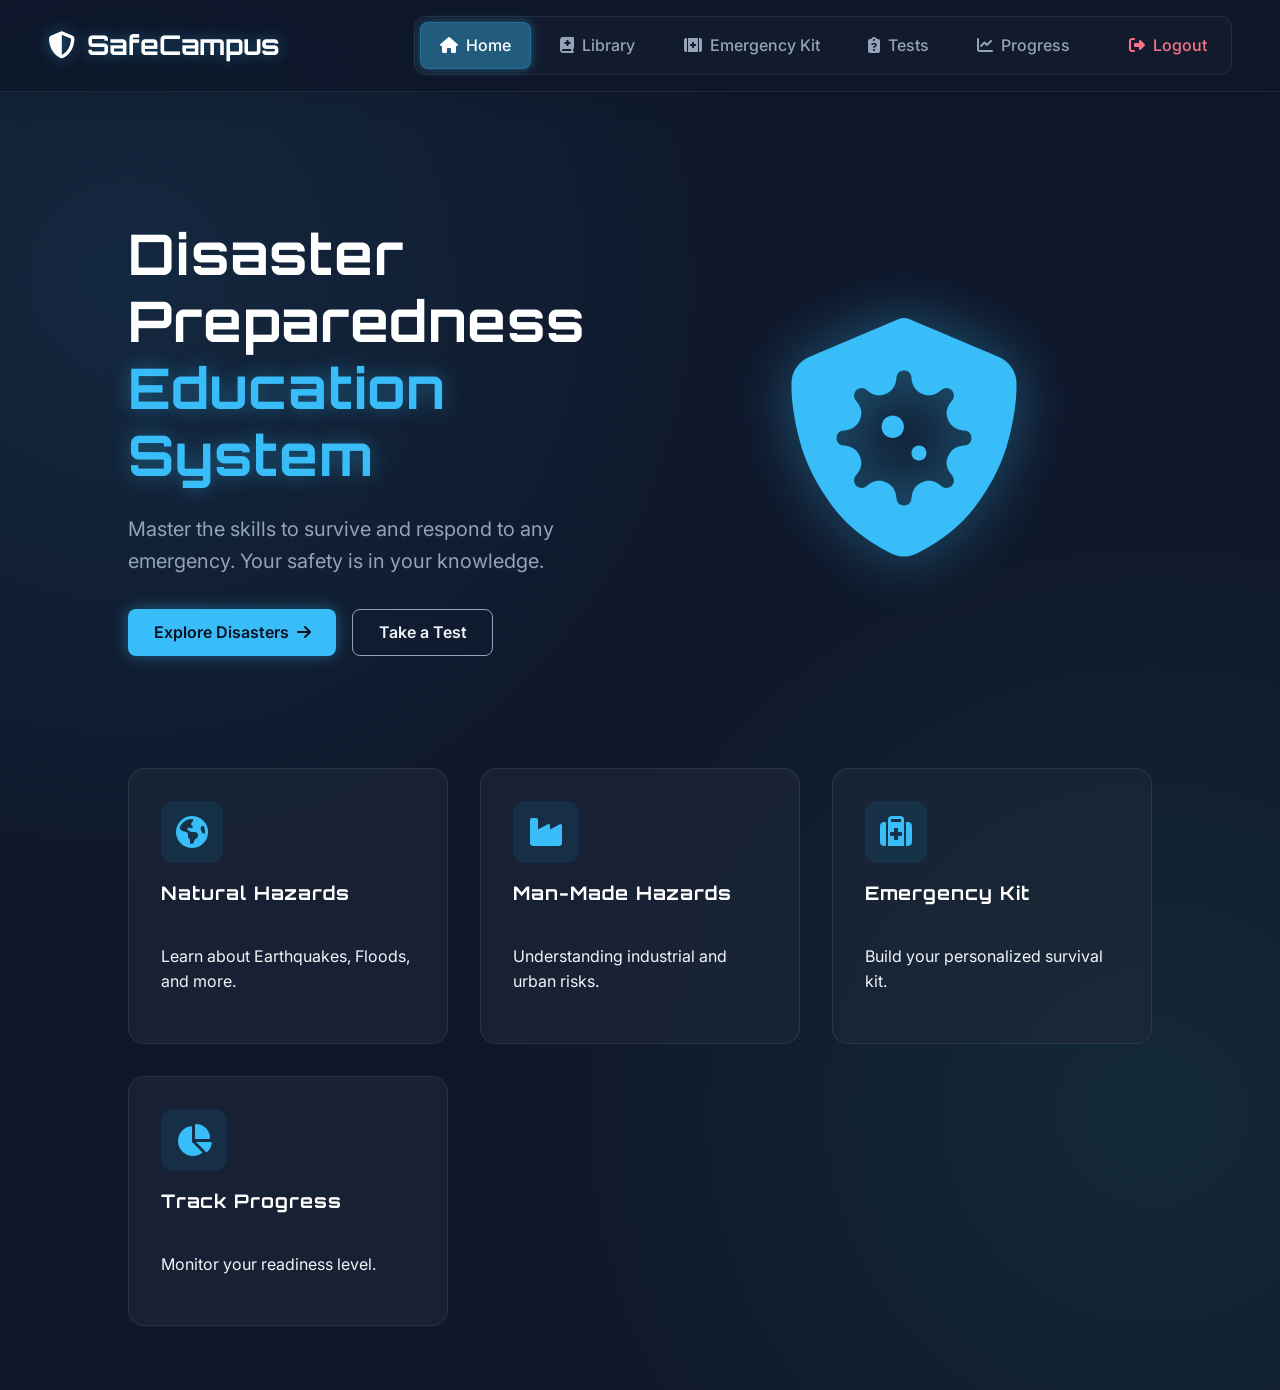
<file: index.html>
<!DOCTYPE html>
<html lang="en">

<head>
  <meta charset="UTF-8">
  <meta name="viewport" content="width=device-width, initial-scale=1.0">
  <title>SafeCampus | Disaster Preparedness & Response</title>

  <!-- Google Fonts: Orbitron for headers, Inter for body -->
  <link rel="preconnect" href="https://fonts.googleapis.com">
  <link rel="preconnect" href="https://fonts.gstatic.com" crossorigin>
  <link
    href="https://fonts.googleapis.com/css2?family=Inter:wght@300;400;600&family=Orbitron:wght@400;700;900&display=swap"
    rel="stylesheet">

  <!-- FontAwesome for Icons -->
  <link rel="stylesheet" href="https://cdnjs.cloudflare.com/ajax/libs/font-awesome/6.4.0/css/all.min.css">

  <link rel="stylesheet" href="style.css">
</head>

<body>

  <header class="navbar">
    <div class="logo" onclick="showSection('home')">
      <i class="fa-solid fa-shield-halved"></i> SafeCampus
    </div>
    <nav id="nav-menu" role="navigation" aria-label="Main navigation">
      <a onclick="showSection('home')" class="nav-link active" role="button" tabindex="0" aria-label="Go to home"><i
          class="fa-solid fa-house"></i> Home</a>
      <a onclick="showSection('library')" class="nav-link" role="button" tabindex="0" aria-label="Go to library"><i
          class="fa-solid fa-book-medical"></i> Library</a>
      <a onclick="showSection('kit')" class="nav-link" role="button" tabindex="0" aria-label="Go to emergency kit"><i
          class="fa-solid fa-kit-medical"></i> Emergency Kit</a>
      <a onclick="showSection('quiz')" class="nav-link" role="button" tabindex="0" aria-label="Go to tests"><i
          class="fa-solid fa-clipboard-question"></i> Tests</a>
      <a onclick="showSection('progress')" class="nav-link" role="button" tabindex="0" aria-label="Go to progress"><i
          class="fa-solid fa-chart-line"></i> Progress</a>
      <a onclick="logout()" class="nav-link logout" role="button" tabindex="0" aria-label="Logout"><i
          class="fa-solid fa-right-from-bracket"></i> Logout</a>
    </nav>
    <div class="mobile-toggle" onclick="toggleMobileMenu()">
      <i class="fa-solid fa-bars"></i>
    </div>
  </header>

  <main>
    <!-- HOME SECTION -->
    <section id="home" class="section active fade-in">
      <div class="hero">
        <div class="hero-content">
          <h1>Disaster Preparedness <br><span class="highlight">Education System</span></h1>
          <p>Master the skills to survive and respond to any emergency. Your safety is in your knowledge.</p>
          <div class="btn-group">
            <button class="btn primary" onclick="showSection('library')">Explore Disasters <i
                class="fa-solid fa-arrow-right"></i></button>
            <button class="btn secondary" onclick="showSection('quiz')">Take a Test</button>
          </div>
        </div>
        <div class="hero-visual">
          <i class="fa-solid fa-shield-virus hero-icon"></i>
        </div>
      </div>

      <div class="features-grid">
        <div class="feature-card" onclick="showLibraryByCategory('natural')">
          <i class="fa-solid fa-earth-americas"></i>
          <h3>Natural Hazards</h3>
          <p>Learn about Earthquakes, Floods, and more.</p>
        </div>
        <div class="feature-card" onclick="showLibraryByCategory('manmade')">
          <i class="fa-solid fa-industry"></i>
          <h3>Man-Made Hazards</h3>
          <p>Understanding industrial and urban risks.</p>
        </div>
        <div class="feature-card" onclick="showSection('kit')">
          <i class="fa-solid fa-suitcase-medical"></i>
          <h3>Emergency Kit</h3>
          <p>Build your personalized survival kit.</p>
        </div>
        <div class="feature-card" onclick="showSection('progress')">
          <i class="fa-solid fa-chart-pie"></i>
          <h3>Track Progress</h3>
          <p>Monitor your readiness level.</p>
        </div>
      </div>
    </section>

    <!-- LIBRARY SECTION -->
    <section id="library" class="section fade-in">
      <div class="section-header">
        <h2><i class="fa-solid fa-book-journal-whills"></i> Disaster Library</h2>
        <p>Select a hazard to learn more about its causes, impacts, and safety measures.</p>
      </div>

      <div class="filter-buttons" role="group" aria-label="Filter disasters by category">
        <button class="filter-btn active" onclick="filterByCategory('all')" aria-pressed="true">
          <i class="fa-solid fa-globe"></i> All Disasters
        </button>
        <button class="filter-btn" onclick="filterByCategory('natural')" aria-pressed="false">
          <i class="fa-solid fa-earth-americas"></i> Natural
        </button>
        <button class="filter-btn" onclick="filterByCategory('manmade')" aria-pressed="false">
          <i class="fa-solid fa-industry"></i> Man-Made
        </button>
      </div>

      <div class="search-bar">
        <i class="fa-solid fa-search"></i>
        <input type="text" id="disasterSearch" placeholder="Search disasters..." onkeyup="debouncedFilter()"
          aria-label="Search disasters">
      </div>

      <div class="cards-grid" id="disasterGrid">
        <!-- Disasters will be populated by JS -->
      </div>
    </section>

    <!-- DISASTER DETAIL VIEW (Overlays the library or separate section) -->
    <section id="hazardPage" class="section fade-in">
      <button class="back-btn" onclick="goBack()"><i class="fa-solid fa-arrow-left"></i> Back to Library</button>
      <div id="hazardDetails" class="detail-container">
        <!-- Content injected by JS -->
      </div>
    </section>

    <!-- EMERGENCY KIT SECTION -->
    <section id="kit" class="section fade-in">
      <div class="section-header">
        <h2><i class="fa-solid fa-box-open"></i> Emergency Survival Kit</h2>
        <p>Check off items as you pack them. Your goal is 100% readiness.</p>
      </div>

      <div class="kit-container">
        <div class="kit-sidebar">
          <button class="category-btn active" onclick="loadKitCategory('water', this)"><i
              class="fa-solid fa-glass-water"></i> Water</button>
          <button class="category-btn" onclick="loadKitCategory('food', this)"><i class="fa-solid fa-bread-slice"></i>
            Food</button>
          <button class="category-btn" onclick="loadKitCategory('medical', this)"><i
              class="fa-solid fa-briefcase-medical"></i> Medical</button>
          <button class="category-btn" onclick="loadKitCategory('communication', this)"><i
              class="fa-solid fa-tower-broadcast"></i> Comm</button>
          <button class="category-btn" onclick="loadKitCategory('tools', this)"><i
              class="fa-solid fa-screwdriver-wrench"></i> Tools</button>
          <button class="category-btn" onclick="loadKitCategory('clothing', this)"><i class="fa-solid fa-shirt"></i>
            Clothing</button>
          <button class="category-btn" onclick="loadKitCategory('shelter', this)"><i class="fa-solid fa-campground"></i>
            Shelter</button>
          <button class="category-btn" onclick="loadKitCategory('sanitation', this)"><i
              class="fa-solid fa-pump-soap"></i> Hygiene</button>
          <button class="category-btn" onclick="loadKitCategory('documents', this)"><i
              class="fa-solid fa-file-contract"></i> Docs</button>
          <button class="category-btn" onclick="loadKitCategory('financial', this)"><i
              class="fa-solid fa-money-bill-wave"></i> Money</button>
        </div>
        <div class="kit-main">
          <div class="kit-progress">
            <span>Preparedness: <strong id="kitPercent">0%</strong></span>
            <div class="progress-bar-bg">
              <div id="kitBar" class="progress-bar-fill"></div>
            </div>
          </div>
          <div id="kitItemsBox" class="kit-items-grid"></div>
        </div>
      </div>
    </section>

    <!-- QUIZ SECTION -->
    <section id="quiz" class="section fade-in">
      <div class="section-header">
        <h2><i class="fa-solid fa-brain"></i> Knowledge Tests</h2>
        <p>Test your readiness. Select a category to begin.</p>
      </div>

      <div class="cards-grid">
        <div class="card quiz-card">
          <div class="icon"><i class="fa-solid fa-volcano"></i></div>
          <h3>Natural Disasters</h3>
          <button class="btn small" onclick="startQuiz('natural')">Start Test</button>
        </div>
        <div class="card quiz-card">
          <div class="icon"><i class="fa-solid fa-biohazard"></i></div>
          <h3>Biological Hazards</h3>
          <button class="btn small" onclick="startQuiz('biological')">Start Test</button>
        </div>
        <div class="card quiz-card">
          <div class="icon"><i class="fa-solid fa-industry"></i></div>
          <h3>Industrial Safety</h3>
          <button class="btn small" onclick="startQuiz('industrial')">Start Test</button>
        </div>
        <div class="card quiz-card">
          <div class="icon"><i class="fa-solid fa-tree"></i></div>
          <h3>Environmental</h3>
          <button class="btn small" onclick="startQuiz('environmental')">Start Test</button>
        </div>
        <div class="card quiz-card">
          <div class="icon"><i class="fa-solid fa-users-rays"></i></div>
          <h3>Social Awareness</h3>
          <button class="btn small" onclick="startQuiz('social')">Start Test</button>
        </div>
      </div>

      <!-- Quiz Modal / Overlay -->
      <div id="quizOverlay" class="overlay hidden">
        <div class="quiz-container">
          <div class="quiz-header">
            <h3 id="quizTitle">Quiz</h3>
            <button onclick="closeQuiz()" class="close-btn"><i class="fa-solid fa-xmark"></i></button>
          </div>
          <div id="quizBox" class="quiz-body">
            <!-- Questions injected here -->
          </div>
        </div>
      </div>
    </section>

    <!-- PROGRESS SECTION -->
    <section id="progress" class="section fade-in">
      <div class="section-header">
        <h2><i class="fa-solid fa-ranking-star"></i> Safety Command Center</h2>
      </div>

      <div class="dashboard-grid">
        <div class="stat-card main-stat">
          <h3>Overall Readiness</h3>
          <div class="readiness-bubble-container">
            <div class="bubble-wrapper">
              <div class="bubble-outer">
                <div class="bubble-liquid" id="bubbleLiquid">
                  <div class="bubble-wave"></div>
                  <div class="bubble-wave wave2"></div>
                </div>
                <div class="bubble-glass"></div>
                <div class="bubble-percentage" id="bubblePercentage">0%</div>
              </div>
              <div class="bubble-glow" id="bubbleGlow"></div>
            </div>
          </div>
          <p id="readinessLevel">Novice Protector</p>
        </div>

        <div class="stats-column">
          <div class="stat-card hover-card clickable-card" id="libraryCard" onclick="toggleLearnedDisasters()">
            <h4><i class="fa-solid fa-book"></i> Library Mastery</h4>
            <div class="progress-bar-bg small">
              <div id="libraryBar" class="progress-bar-fill"></div>
            </div>
            <small><span id="learnedCount">0</span> / 20 Learned</small>
            <div class="card-hint">Click to view learned disasters</div>
          </div>

          <div class="stat-card hover-card clickable-card" id="quizCard" onclick="toggleQuizHistory()">
            <h4><i class="fa-solid fa-star"></i> Quiz Performance</h4>
            <div class="progress-bar-bg small">
              <div id="quizBar" class="progress-bar-fill purple"></div>
            </div>
            <small><span id="quizCount">0</span> Tests Taken</small>
            <div class="card-hint">Click to view history</div>
          </div>

          <div class="stat-card hover-card clickable-card" id="kitStatCard" onclick="toggleKitItems()">
            <h4><i class="fa-solid fa-suitcase"></i> Kit Preparedness</h4>
            <div class="progress-bar-bg small">
              <div id="kitBarStat" class="progress-bar-fill green"></div>
            </div>
            <small><span id="kitPercentLabel">0%</span> Items</small>
            <div class="card-hint">Click to view items</div>
          </div>
        </div>
      </div>

      <!-- Learned Disasters Section -->
      <div class="progress-section">
        <h3><i class="fa-solid fa-graduation-cap"></i> Learned Disasters</h3>
        <div id="learnedDisastersContainer" class="learned-disasters-container">
          <p class="empty-state">No disasters learned yet. Explore the library!</p>
        </div>
      </div>

      <!-- Quiz History Section -->
      <div class="progress-section">
        <h3><i class="fa-solid fa-history"></i> Quiz History</h3>
        <div id="quizHistoryContainer" class="history-container">
          <p class="empty-state">No quizzes taken yet. Start learning!</p>
        </div>
      </div>

      <!-- Packed Kit Items Section -->
      <div class="progress-section">
        <h3><i class="fa-solid fa-box-check"></i> Packed Kit Items</h3>
        <div id="packedItemsContainer" class="packed-items-container">
          <p class="empty-state">No items packed yet. Build your emergency kit!</p>
        </div>
      </div>
    </section>
  </main>

  <script src="script.js"></script>
</body>

</html>
</file>
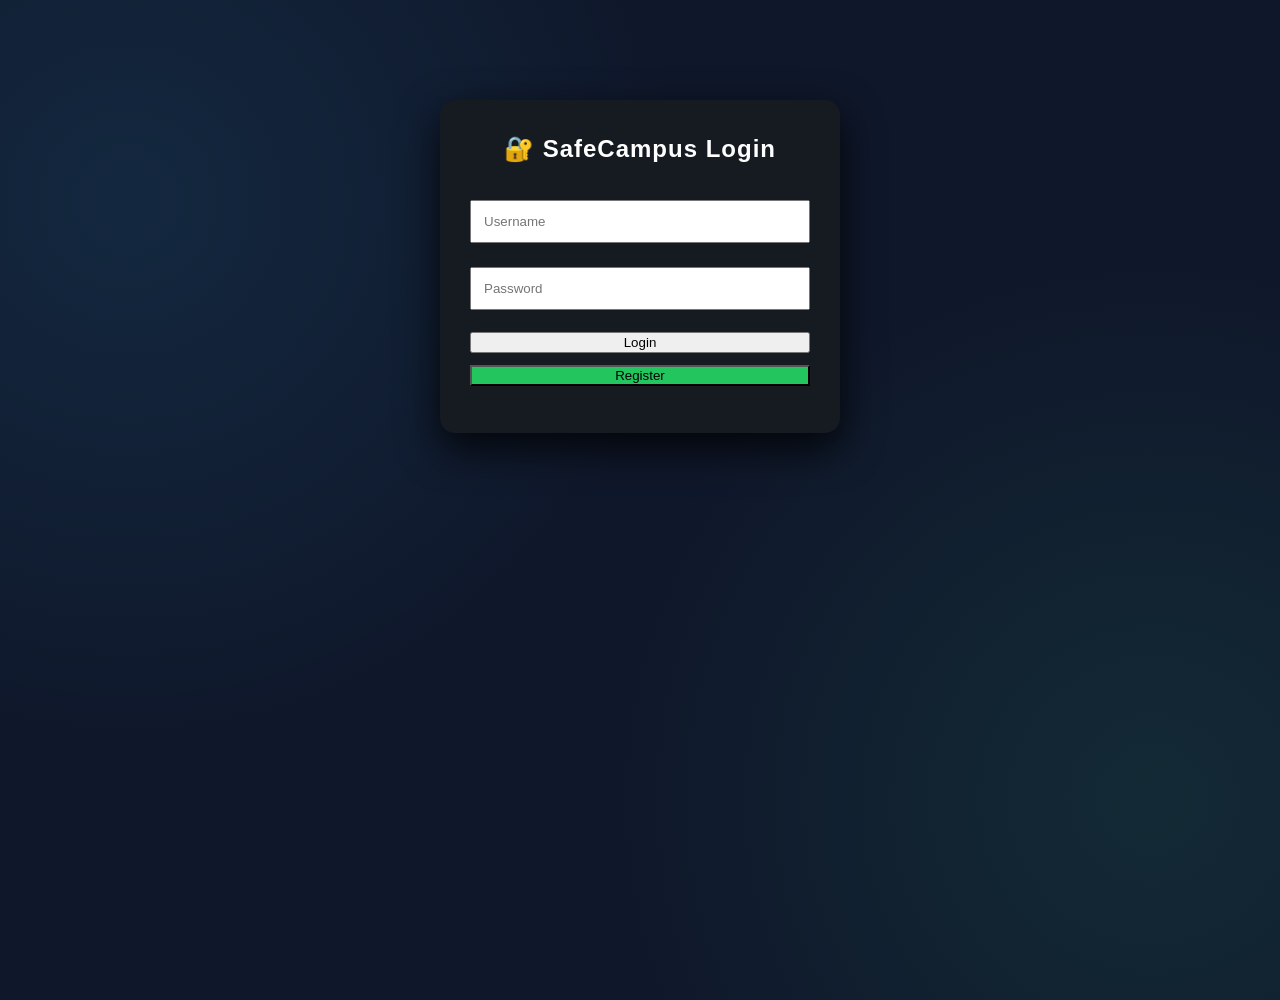
<file: login.html>
<!DOCTYPE html>
<html lang="en">
<head>
  <meta charset="UTF-8">
  <title>SafeCampus Login</title>
  <link rel="stylesheet" href="style.css">
</head>

<body>

  <div style="
    max-width:400px;
    margin:100px auto;
    background:#161b22;
    padding:30px;
    border-radius:15px;
    box-shadow:0 15px 40px rgba(0,0,0,0.8);
  ">

    <h2 style="text-align:center;color:white;">🔐 SafeCampus Login</h2>

    <input id="username" type="text" placeholder="Username"
      style="width:100%;padding:12px;margin:12px 0;">

    <input id="password" type="password" placeholder="Password"
      style="width:100%;padding:12px;margin:12px 0;">

    <button onclick="loginUser()" style="width:100%;margin-top:10px;">
      Login
    </button>

    <button onclick="registerUser()" style="width:100%;margin-top:10px;background:#22c55e;">
      Register
    </button>

    <p id="msg" style="text-align:center;margin-top:10px;color:#38bdf8;"></p>
  </div>

  <script src="login.js"></script>
</body>
</html>
</file>
<file: style.css>
/* =======================
   VARIABLES & THEME
======================= */
:root {
  --bg-color: #0F172A;
  --bg-secondary: #1E293B;
  --text-primary: #F1F5F9;
  --text-secondary: #94A3B8;
  --primary: #38BDF8;
  /* Electric Sky Blue */
  --primary-glow: rgba(56, 189, 248, 0.4);
  --secondary: #34D399;
  /* Emerald Green */
  --secondary-glow: rgba(52, 211, 153, 0.4);
  --accent: #FB7185;
  /* Rose */
  --accent-glow: rgba(251, 113, 133, 0.4);
  --glass-bg: rgba(30, 41, 59, 0.6);
  --glass-border: rgba(255, 255, 255, 0.08);
  --font-heading: 'Orbitron', sans-serif;
  --font-body: 'Inter', sans-serif;
  --transition: all 0.3s cubic-bezier(0.4, 0, 0.2, 1);
  --shadow-sm: 0 4px 6px -1px rgba(0, 0, 0, 0.1), 0 2px 4px -1px rgba(0, 0, 0, 0.06);
  --shadow-lg: 0 10px 15px -3px rgba(0, 0, 0, 0.1), 0 4px 6px -2px rgba(0, 0, 0, 0.05);
  --shadow-neon: 0 0 15px var(--primary-glow);
}

/* =======================
   RESET & BASE
======================= */
* {
  box-sizing: border-box;
}

body {
  margin: 0;
  font-family: var(--font-body);
  background-color: var(--bg-color);
  background-image:
    radial-gradient(circle at 10% 20%, rgba(56, 189, 248, 0.1) 0%, transparent 40%),
    radial-gradient(circle at 90% 80%, rgba(52, 211, 153, 0.1) 0%, transparent 40%);
  color: var(--text-primary);
  overflow-x: hidden;
  line-height: 1.6;
  min-height: 100vh;
}

h1,
h2,
h3,
h4,
h5,
h6 {
  font-family: var(--font-heading);
  color: #fff;
  margin-top: 0;
  letter-spacing: 1px;
}

button {
  cursor: pointer;
  font-family: var(--font-body);
}

.hidden {
  display: none !important;
}

/* =======================
   ANIMATIONS
======================= */
@keyframes fadeIn {
  from {
    opacity: 0;
    transform: translateY(20px);
  }

  to {
    opacity: 1;
    transform: translateY(0);
  }
}

.fade-in {
  animation: fadeIn 0.6s ease-out forwards;
}

@keyframes pulse-glow {
  0% {
    box-shadow: 0 0 5px var(--primary-glow);
  }

  50% {
    box-shadow: 0 0 20px var(--primary-glow);
  }

  100% {
    box-shadow: 0 0 5px var(--primary-glow);
  }
}

/* =======================
   NAVBAR
======================= */
/* =======================
   NAVBAR
======================= */
.navbar {
  position: sticky;
  top: 0;
  z-index: 1000;
  display: flex;
  justify-content: space-between;
  align-items: center;
  padding: 1rem 3rem;
  background: rgba(15, 23, 42, 0.85);
  backdrop-filter: blur(16px);
  -webkit-backdrop-filter: blur(16px);
  border-bottom: 1px solid var(--glass-border);
  box-shadow: 0 4px 30px rgba(0, 0, 0, 0.1);
}

.navbar .logo {
  font-family: var(--font-heading);
  font-size: 1.7rem;
  font-weight: 700;
  color: #fff;
  cursor: pointer;
  display: flex;
  align-items: center;
  gap: 12px;
  text-shadow: 0 0 15px var(--primary-glow);
  transition: transform 0.3s ease;
}

.navbar .logo:hover {
  transform: scale(1.02);
}

.navbar nav {
  display: flex;
  gap: 10px;
  background: rgba(30, 41, 59, 0.3);
  padding: 5px;
  border-radius: 12px;
  border: 1px solid var(--glass-border);
}

.nav-link {
  color: var(--text-secondary);
  text-decoration: none;
  font-weight: 500;
  padding: 0.6rem 1.2rem;
  border-radius: 8px;
  transition: var(--transition);
  cursor: pointer;
  display: flex;
  align-items: center;
  gap: 8px;
  position: relative;
  overflow: hidden;
}

.nav-link:hover {
  color: #fff;
  background: rgba(255, 255, 255, 0.05);
}

.nav-link.active {
  color: #fff;
  background: var(--primary-glow);
  box-shadow: 0 0 10px var(--primary-glow);
  border: 1px solid rgba(56, 189, 248, 0.2);
}

.nav-link.logout {
  color: var(--accent);
  margin-left: 10px;
}

.nav-link.logout:hover {
  background: rgba(251, 113, 133, 0.15);
  box-shadow: 0 0 10px var(--accent-glow);
}

/* Mobile Menu */
.mobile-toggle {
  display: none;
  font-size: 1.5rem;
  cursor: pointer;
}

@media (max-width: 768px) {
  .navbar nav {
    position: absolute;
    top: 100%;
    left: 0;
    width: 100%;
    background: var(--bg-secondary);
    flex-direction: column;
    padding: 1rem;
    display: none;
    border-bottom: 1px solid var(--glass-border);
  }

  .navbar nav.show {
    display: flex;
  }

  .mobile-toggle {
    display: block;
  }
}

/* =======================
   COMMON SECTION STYLES
======================= */
.section {
  display: none;
  padding: 4rem 10%;
  min-height: calc(100vh - 80px);
  position: relative;
}

.section.active {
  display: block;
}

.section-header {
  text-align: center;
  margin-bottom: 4rem;
  max-width: 800px;
  margin-left: auto;
  margin-right: auto;
}

.section-header h2 {
  font-size: 3rem;
  margin-bottom: 0.5rem;
  background: linear-gradient(135deg, #fff 0%, var(--primary) 100%);
  -webkit-background-clip: text;
  background-clip: text;
  -webkit-text-fill-color: transparent;
}

.section-header p {
  color: var(--text-secondary);
  font-size: 1.1rem;
}

/* =======================
   HERO SECTION
======================= */
.hero {
  display: flex;
  align-items: center;
  justify-content: space-between;
  padding: 4rem 0;
  gap: 2rem;
}

.hero-content {
  flex: 1;
}

.hero h1 {
  font-size: 3.5rem;
  line-height: 1.2;
  margin-bottom: 1.5rem;
}

.hero h1 .highlight {
  color: var(--primary);
  text-shadow: 0 0 20px var(--primary-glow);
}

.hero p {
  font-size: 1.25rem;
  color: var(--text-secondary);
  margin-bottom: 2rem;
  max-width: 600px;
}

.hero-visual {
  flex: 1;
  display: flex;
  justify-content: center;
  color: var(--primary);
  font-size: 15rem;
  animation: float 6s ease-in-out infinite;
  filter: drop-shadow(0 0 30px var(--primary-glow));
}

@keyframes float {

  0%,
  100% {
    transform: translateY(0);
  }

  50% {
    transform: translateY(-20px);
  }
}

.btn-group {
  display: flex;
  gap: 1rem;
}

.btn {
  padding: 0.8rem 1.6rem;
  border-radius: 8px;
  border: none;
  font-weight: 600;
  font-size: 1rem;
  transition: var(--transition);
  display: inline-flex;
  align-items: center;
  gap: 0.5rem;
}

.btn.primary {
  background: var(--primary);
  color: #0b1120;
  box-shadow: 0 0 15px var(--primary-glow);
}

.btn.primary:hover {
  background: #38bdf8;
  /* light sky */
  transform: translateY(-2px);
  box-shadow: 0 0 25px var(--primary-glow);
}

.btn.secondary {
  background: transparent;
  border: 1px solid var(--text-secondary);
  color: var(--text-primary);
}

.btn.secondary:hover {
  border-color: #fff;
  color: #fff;
  background: rgba(255, 255, 255, 0.05);
}

.btn.small {
  padding: 0.5rem 1rem;
  font-size: 0.9rem;
}

/* =======================
   GRIDS & CARDS
======================= */
.features-grid,
.cards-grid {
  display: grid;
  grid-template-columns: repeat(auto-fit, minmax(280px, 1fr));
  gap: 2rem;
  margin-top: 3rem;
}

.feature-card,
.card {
  background: var(--glass-bg);
  border: 1px solid var(--glass-border);
  padding: 2rem;
  border-radius: 16px;
  transition: var(--transition);
  cursor: pointer;
  display: flex;
  flex-direction: column;
  align-items: flex-start;
  position: relative;
  overflow: hidden;
}

.feature-card:hover,
.card:hover {
  transform: translateY(-5px);
  border-color: var(--primary);
  box-shadow: 0 10px 30px -10px rgba(0, 0, 0, 0.5);
}

.feature-card i,
.card .icon i {
  font-size: 2rem;
  color: var(--primary);
  margin-bottom: 1rem;
  background: rgba(14, 165, 233, 0.1);
  padding: 15px;
  border-radius: 12px;
}

.card h3 {
  font-size: 1.25rem;
  margin-bottom: 0.5rem;
}

.card p {
  color: var(--text-secondary);
  font-size: 0.95rem;
  margin-bottom: 0;
}

.card p.summary {
  font-size: 0.85rem;
  margin: 0.5rem 0 1rem 0;
  line-height: 1.4;
  opacity: 0.8;
  height: 40px;
  /* Fixed height for consistency */
  overflow: hidden;
  display: -webkit-box;
  -webkit-line-clamp: 2;
  line-clamp: 2;
  -webkit-box-orient: vertical;
}

.card .status {
  margin-top: auto;
  font-size: 0.9rem;
  font-weight: 500;
}

/* Disaster Cards */
/* Specific styling if needed */

/* Quiz Cards */
.quiz-card {
  align-items: center;
  text-align: center;
}

.quiz-card .icon i {
  margin-bottom: 1rem;
}

.quiz-card button {
  margin-top: auto;
  width: 100%;
}

/* =======================
   LIBRARY SECTION
======================= */
/* =======================
   LIBRARY SECTION
======================= */
.filter-buttons {
  display: flex;
  justify-content: center;
  gap: 1rem;
  margin: 0 auto 2rem auto;
  flex-wrap: wrap;
}

.filter-btn {
  background: var(--glass-bg);
  border: 1px solid var(--glass-border);
  color: var(--text-secondary);
  padding: 0.8rem 1.5rem;
  border-radius: 50px;
  font-size: 0.95rem;
  font-weight: 600;
  cursor: pointer;
  transition: var(--transition);
  display: inline-flex;
  align-items: center;
  gap: 8px;
  font-family: var(--font-body);
}

.filter-btn:hover {
  background: rgba(255, 255, 255, 0.05);
  border-color: var(--primary);
  color: var(--text-primary);
  transform: translateY(-2px);
}

.filter-btn.active {
  background: var(--primary);
  color: #0b1120;
  border-color: var(--primary);
  box-shadow: 0 0 20px var(--primary-glow);
}

.search-bar {
  max-width: 600px;
  margin: 0 auto 3rem auto;
  position: relative;
}

.search-bar i {
  position: absolute;
  left: 20px;
  top: 50%;
  transform: translateY(-50%);
  color: var(--text-secondary);
}

.search-bar input {
  width: 100%;
  padding: 15px 15px 15px 50px;
  background: var(--glass-bg);
  border: 1px solid var(--glass-border);
  color: #fff;
  border-radius: 50px;
  font-size: 1rem;
  font-family: var(--font-body);
  transition: var(--transition);
}

.search-bar input:focus {
  outline: none;
  border-color: var(--primary);
  box-shadow: 0 0 15px var(--primary-glow);
}

/* =======================
   DISASTER DETAIL & OVERLAYS
======================= */
.detail-container {
  background: var(--bg-secondary);
  border-radius: 20px;
  padding: 3rem;
  border: 1px solid var(--glass-border);
  box-shadow: 0 20px 50px rgba(0, 0, 0, 0.5);
}

.back-btn {
  background: none;
  border: none;
  color: var(--text-secondary);
  font-size: 1.1rem;
  margin-bottom: 1.5rem;
  display: flex;
  align-items: center;
  gap: 10px;
}

.back-btn:hover {
  color: var(--primary);
  transform: translateX(-5px);
}

.disaster-content {
  line-height: 1.8;
  color: var(--text-primary);
}

.disaster-content h2 {
  color: var(--primary);
  margin-bottom: 1rem;
  font-size: 2rem;
}

.disaster-content h3 {
  color: var(--secondary);
  margin-top: 2rem;
  margin-bottom: 0.8rem;
  font-size: 1.3rem;
}

.disaster-content p {
  color: var(--text-secondary);
  margin-bottom: 1rem;
}

.learn-btn {
  background: var(--secondary);
  color: #0b1120;
  border: none;
  padding: 1rem 2rem;
  border-radius: 50px;
  font-size: 1.1rem;
  font-weight: 700;
  cursor: pointer;
  transition: var(--transition);
  box-shadow: 0 0 20px var(--secondary-glow);
  display: inline-flex;
  align-items: center;
  gap: 10px;
}

.learn-btn:hover {
  transform: translateY(-3px);
  box-shadow: 0 0 30px var(--secondary-glow);
}

/* =======================
   EMERGENCY KIT
======================= */
.kit-container {
  display: flex;
  gap: 2rem;
  min-height: 600px;
}

.kit-sidebar {
  flex: 1;
  display: flex;
  flex-direction: column;
  gap: 0.8rem;
  background: var(--glass-bg);
  padding: 1.5rem;
  border-radius: 20px;
  border: 1px solid var(--glass-border);
}

.category-btn {
  background: transparent;
  border: none;
  text-align: left;
  padding: 1rem 1.2rem;
  border-radius: 12px;
  color: var(--text-secondary);
  transition: var(--transition);
  display: flex;
  align-items: center;
  gap: 15px;
  font-size: 1rem;
  font-weight: 500;
}

.category-btn i {
  width: 24px;
  text-align: center;
  font-size: 1.1rem;
}

.category-btn:hover {
  background: rgba(255, 255, 255, 0.05);
  color: #fff;
  transform: translateX(5px);
}

.category-btn.active {
  background: var(--primary);
  color: #0b1120;
  font-weight: 700;
  box-shadow: 0 0 20px var(--primary-glow);
}

.kit-main {
  flex: 3;
  background: var(--glass-bg);
  border-radius: 24px;
  border: 1px solid var(--glass-border);
  padding: 2.5rem;
  display: flex;
  flex-direction: column;
}

.kit-progress {
  margin-bottom: 2.5rem;
  background: rgba(15, 23, 42, 0.6);
  padding: 1.5rem;
  border-radius: 16px;
  border: 1px solid var(--glass-border);
}

.progress-bar-bg {
  height: 12px;
  background: rgba(255, 255, 255, 0.05);
  border-radius: 6px;
  margin-top: 12px;
  overflow: hidden;
  box-shadow: inset 0 2px 4px rgba(0, 0, 0, 0.2);
}

.progress-bar-fill {
  height: 100%;
  background: linear-gradient(90deg, var(--secondary), #10b981);
  width: 0%;
  transition: width 0.6s cubic-bezier(0.4, 0, 0.2, 1);
  box-shadow: 0 0 15px var(--secondary-glow);
  border-radius: 6px;
}

.kit-items-grid {
  display: grid;
  grid-template-columns: repeat(auto-fill, minmax(220px, 1fr));
  gap: 1.2rem;
}

.kit-item-check {
  display: flex;
  align-items: center;
  gap: 15px;
  background: rgba(255, 255, 255, 0.03);
  padding: 1.2rem;
  border-radius: 12px;
  cursor: pointer;
  transition: var(--transition);
  border: 1px solid transparent;
}

.kit-item-check:hover {
  background: rgba(255, 255, 255, 0.08);
  transform: translateY(-2px);
  border-color: rgba(255, 255, 255, 0.1);
}

.kit-item-check.checked {
  border-color: var(--secondary);
  background: rgba(52, 211, 153, 0.1);
  box-shadow: 0 4px 12px rgba(52, 211, 153, 0.1);
}

.kit-item-check input {
  transform: scale(1.3);
  accent-color: var(--secondary);
  cursor: pointer;
}

/* =======================
   QUIZ & OVERLAY
======================= */
.overlay {
  position: fixed;
  top: 0;
  left: 0;
  width: 100%;
  height: 100%;
  background: rgba(15, 23, 42, 0.9);
  backdrop-filter: blur(10px);
  -webkit-backdrop-filter: blur(10px);
  z-index: 2000;
  display: flex;
  align-items: center;
  justify-content: center;
  animation: fadeIn 0.3s ease;
}

.quiz-container {
  background: rgba(30, 41, 59, 1);
  width: 95%;
  max-width: 650px;
  border-radius: 24px;
  border: 1px solid var(--glass-border);
  box-shadow: 0 0 50px rgba(0, 0, 0, 0.5), 0 0 30px rgba(56, 189, 248, 0.1);
  overflow: hidden;
}

.quiz-header {
  padding: 1.5rem 2rem;
  border-bottom: 1px solid var(--glass-border);
  display: flex;
  justify-content: space-between;
  align-items: center;
  background: linear-gradient(90deg, rgba(255, 255, 255, 0.02), transparent);
}

.quiz-header h3 {
  margin: 0;
  font-size: 1.5rem;
  color: var(--primary);
  text-shadow: 0 0 10px var(--primary-glow);
}

.close-btn {
  background: none;
  border: none;
  font-size: 1.5rem;
  color: var(--text-secondary);
  transition: var(--transition);
}

.close-btn:hover {
  color: #fff;
  transform: rotate(90deg);
}

.quiz-body {
  padding: 2.5rem;
}

/* Quiz Option Buttons */
#quizBox button.btn.secondary {
  border: 1px solid var(--glass-border);
  background: rgba(255, 255, 255, 0.03);
  padding: 1.2rem;
  border-radius: 12px;
  transition: all 0.2s ease;
}

#quizBox button.btn.secondary:hover {
  background: rgba(255, 255, 255, 0.08);
  border-color: var(--primary);
  transform: translateX(5px);
}

#quizBox button.btn.secondary.selected {
  background: var(--primary);
  color: #0b1120;
  border-color: var(--primary);
  box-shadow: 0 0 15px var(--primary-glow);
  font-weight: 700;
}

/* =======================
   PROGRESS DASHBOARD
======================= */
.dashboard-grid {
  display: flex;
  gap: 2rem;
  flex-wrap: wrap;
}

.stat-card.main-stat {
  flex: 1;
  min-width: 320px;
  display: flex;
  flex-direction: column;
  align-items: center;
  justify-content: center;
  background: var(--glass-bg);
  border: 1px solid var(--glass-border);
  border-radius: 24px;
  padding: 4rem 2rem;
  position: relative;
  overflow: hidden;
}

.stat-card.main-stat::after {
  content: '';
  position: absolute;
  width: 150px;
  height: 150px;
  background: var(--primary);
  filter: blur(80px);
  opacity: 0.15;
  top: 50%;
  left: 50%;
  transform: translate(-50%, -50%);
}

.stats-column {
  flex: 1;
  min-width: 320px;
  display: flex;
  flex-direction: column;
  gap: 1.5rem;
}

.stat-card.hover-card {
  padding: 2rem;
  background: var(--glass-bg);
  border: 1px solid var(--glass-border);
  border-radius: 20px;
  transition: var(--transition);
}

.stat-card.hover-card:hover {
  transform: translateY(-5px) scale(1.02);
  border-color: rgba(255, 255, 255, 0.15);
  box-shadow: 0 10px 30px -10px rgba(0, 0, 0, 0.5);
}

.stat-card h4 {
  margin-bottom: 1rem;
  font-size: 1.1rem;
  color: #fff;
  display: flex;
  align-items: center;
  gap: 10px;
}

.stat-card small {
  display: block;
  margin-top: 0.8rem;
  color: var(--text-secondary);
  font-weight: 500;
}

.clickable-card {
  cursor: pointer;
  position: relative;
}

.clickable-card::after {
  content: '';
  position: absolute;
  bottom: 0;
  left: 0;
  right: 0;
  height: 3px;
  background: var(--primary);
  transform: scaleX(0);
  transition: transform 0.3s ease;
}

.clickable-card:hover::after {
  transform: scaleX(1);
}

.card-hint {
  margin-top: 0.8rem;
  font-size: 0.75rem;
  color: var(--primary);
  opacity: 0.7;
  font-style: italic;
}

.progress-section.collapsed {
  max-height: 0;
  overflow: hidden;
  padding: 0;
  margin: 0;
  border: none;
  transition: all 0.3s ease;
}

.progress-section.expanded {
  max-height: 2000px;
  transform: translateY(-2px);
}

/* Liquid-Fill Bubble Visualization */
.readiness-bubble-container {
  display: flex;
  justify-content: center;
  align-items: center;
  padding: 2rem 0;
}

.bubble-wrapper {
  position: relative;
  width: 220px;
  height: 220px;
}

.bubble-outer {
  position: relative;
  width: 100%;
  height: 100%;
  border-radius: 50%;
  overflow: hidden;
  background: rgba(11, 17, 32, 0.6);
  border: 3px solid rgba(56, 189, 248, 0.3);
  box-shadow:
    inset 0 0 30px rgba(56, 189, 248, 0.1),
    0 0 40px rgba(56, 189, 248, 0.2);
}

.bubble-liquid {
  position: absolute;
  bottom: 0;
  left: 0;
  width: 100%;
  height: 0%;
  background: linear-gradient(180deg,
      rgba(56, 189, 248, 0.8) 0%,
      rgba(14, 165, 233, 0.9) 50%,
      rgba(2, 132, 199, 1) 100%);
  transition: height 1.5s cubic-bezier(0.4, 0, 0.2, 1);
  overflow: hidden;
}

.bubble-wave {
  position: absolute;
  top: -20px;
  left: -50%;
  width: 200%;
  height: 40px;
  background: rgba(56, 189, 248, 0.4);
  border-radius: 45%;
  animation: wave 3s linear infinite;
}

.bubble-wave.wave2 {
  top: -15px;
  animation: wave 4s linear infinite reverse;
  opacity: 0.6;
}

@keyframes wave {
  0% {
    transform: translateX(0) translateY(0);
  }

  50% {
    transform: translateX(-25%) translateY(-5px);
  }

  100% {
    transform: translateX(-50%) translateY(0);
  }
}

.bubble-glass {
  position: absolute;
  top: 10%;
  left: 15%;
  width: 40%;
  height: 40%;
  background: linear-gradient(135deg,
      rgba(255, 255, 255, 0.3) 0%,
      rgba(255, 255, 255, 0) 100%);
  border-radius: 50%;
  filter: blur(10px);
  pointer-events: none;
}

.bubble-percentage {
  position: absolute;
  top: 50%;
  left: 50%;
  transform: translate(-50%, -50%);
  font-size: 2.5rem;
  font-weight: 700;
  color: var(--text-primary);
  text-shadow:
    0 0 10px rgba(56, 189, 248, 0.5),
    0 0 20px rgba(56, 189, 248, 0.3);
  z-index: 10;
  pointer-events: none;
}

.bubble-glow {
  position: absolute;
  top: 50%;
  left: 50%;
  transform: translate(-50%, -50%);
  width: 100%;
  height: 100%;
  border-radius: 50%;
  background: radial-gradient(circle,
      rgba(56, 189, 248, 0.3) 0%,
      rgba(56, 189, 248, 0) 70%);
  animation: pulse 2s ease-in-out infinite;
  pointer-events: none;
}

@keyframes pulse {

  0%,
  100% {
    transform: translate(-50%, -50%) scale(1);
    opacity: 0.5;
  }

  50% {
    transform: translate(-50%, -50%) scale(1.1);
    opacity: 0.8;
  }
}

/* Readiness level text */
.main-stat p {
  margin-top: 1.5rem;
  font-size: 1.1rem;
  font-weight: 600;
  color: var(--secondary);
  text-transform: uppercase;
  letter-spacing: 1px;
}

/* Circular Chart (Legacy - keeping for other uses) */
.circular-chart {
  max-width: 220px;
  max-height: 220px;
  margin: 30px 0;
  position: relative;
  z-index: 1;
}

.circular-chart-svg {
  display: block;
  margin: 0 auto;
  max-width: 100%;
  max-height: 100%;
  overflow: visible;
}

.circle-bg {
  fill: none;
  stroke: rgba(255, 255, 255, 0.05);
  stroke-width: 2;
}

.circle {
  fill: none;
  stroke-width: 2.5;
  stroke-linecap: round;
  stroke: var(--primary);
  filter: drop-shadow(0 0 8px var(--primary-glow));
  transition: stroke-dasharray 1.5s cubic-bezier(0.4, 0, 0.2, 1);
}

.percentage {
  fill: #fff;
  font-family: var(--font-heading);
  font-weight: bold;
  font-size: 0.55rem;
  text-anchor: middle;
  filter: drop-shadow(0 0 5px var(--primary-glow));
}

#readinessLevel {
  font-size: 1.5rem;
  font-weight: 700;
  color: var(--primary);
  text-shadow: 0 0 15px var(--primary-glow);
  margin-top: 1rem;
}

/* =======================
   RESPONSIVE
======================= */
@media (max-width: 900px) {
  .hero {
    flex-direction: column;
    text-align: center;
    padding: 3rem 0;
  }

  .hero-visual {
    font-size: 12rem;
    order: -1;
    margin-bottom: 2rem;
  }

  .hero h1 {
    font-size: 3rem;
  }

  .hero p {
    margin-left: auto;
    margin-right: auto;
  }

  .btn-group {
    justify-content: center;
  }

  .kit-container {
    flex-direction: column;
  }

  .kit-sidebar {
    overflow-x: auto;
    flex-direction: row;
    padding-bottom: 1rem;
    white-space: nowrap;
  }
}

@media (max-width: 600px) {
  .navbar {
    padding: 1rem;
  }

  .section {
    padding: 2rem 5%;
  }

  .hero h1 {
    font-size: 2.5rem;
  }

  .cards-grid {
    grid-template-columns: 1fr;
  }

  .detail-container {
    padding: 2rem;
  }
}

/* =======================
   PROGRESS SECTIONS
======================= */
.progress-section {
  margin-top: 3rem;
  background: var(--glass-bg);
  border: 1px solid var(--glass-border);
  border-radius: 20px;
  padding: 2rem;
}

.progress-section h3 {
  margin-bottom: 1.5rem;
  font-size: 1.5rem;
  color: var(--primary);
  display: flex;
  align-items: center;
  gap: 12px;
}

.empty-state {
  text-align: center;
  color: var(--text-secondary);
  padding: 2rem;
  font-style: italic;
}

/* Quiz History Table */
.history-container {
  overflow-x: auto;
}

.history-table {
  width: 100%;
  border-collapse: collapse;
}

.history-table th {
  background: rgba(56, 189, 248, 0.1);
  color: var(--primary);
  padding: 1rem;
  text-align: left;
  font-weight: 600;
  border-bottom: 2px solid var(--glass-border);
}

.history-table td {
  padding: 1rem;
  border-bottom: 1px solid var(--glass-border);
  color: var(--text-primary);
}

.history-table tr:hover {
  background: rgba(255, 255, 255, 0.03);
}

.score-badge {
  display: inline-block;
  padding: 0.4rem 0.8rem;
  border-radius: 20px;
  font-weight: 600;
  font-size: 0.9rem;
}

.score-badge.excellent {
  background: rgba(52, 211, 153, 0.2);
  color: var(--secondary);
  border: 1px solid var(--secondary);
}

.score-badge.good {
  background: rgba(56, 189, 248, 0.2);
  color: var(--primary);
  border: 1px solid var(--primary);
}

.score-badge.needs-improvement {
  background: rgba(251, 113, 133, 0.2);
  color: var(--accent);
  border: 1px solid var(--accent);
}

/* Packed Items Display */
.packed-items-container {
  display: grid;
  grid-template-columns: repeat(auto-fill, minmax(250px, 1fr));
  gap: 1rem;
}

.packed-item {
  background: rgba(52, 211, 153, 0.1);
  border: 1px solid var(--secondary);
  border-radius: 12px;
  padding: 1rem;
  display: flex;
  align-items: center;
  gap: 12px;
  transition: var(--transition);
}

.packed-item:hover {
  transform: translateY(-2px);
  box-shadow: 0 4px 12px rgba(52, 211, 153, 0.2);
}

.packed-item i {
  color: var(--secondary);
  font-size: 1.2rem;
}

.packed-item span {
  color: var(--text-primary);
  font-weight: 500;
}

/* Learned Disasters Display */
.learned-disasters-container {
  display: grid;
  grid-template-columns: repeat(auto-fill, minmax(200px, 1fr));
  gap: 1rem;
}

.learned-disaster-badge {
  background: rgba(56, 189, 248, 0.1);
  border: 1px solid var(--primary);
  border-radius: 12px;
  padding: 1rem;
  display: flex;
  align-items: center;
  gap: 12px;
  transition: var(--transition);
  cursor: pointer;
}

.learned-disaster-badge:hover {
  transform: translateY(-2px);
  box-shadow: 0 4px 12px rgba(56, 189, 248, 0.2);
  background: rgba(56, 189, 248, 0.15);
}

.learned-disaster-badge i {
  color: var(--primary);
  font-size: 1.2rem;
}

.learned-disaster-badge span {
  color: var(--text-primary);
  font-weight: 500;
}
</file>
